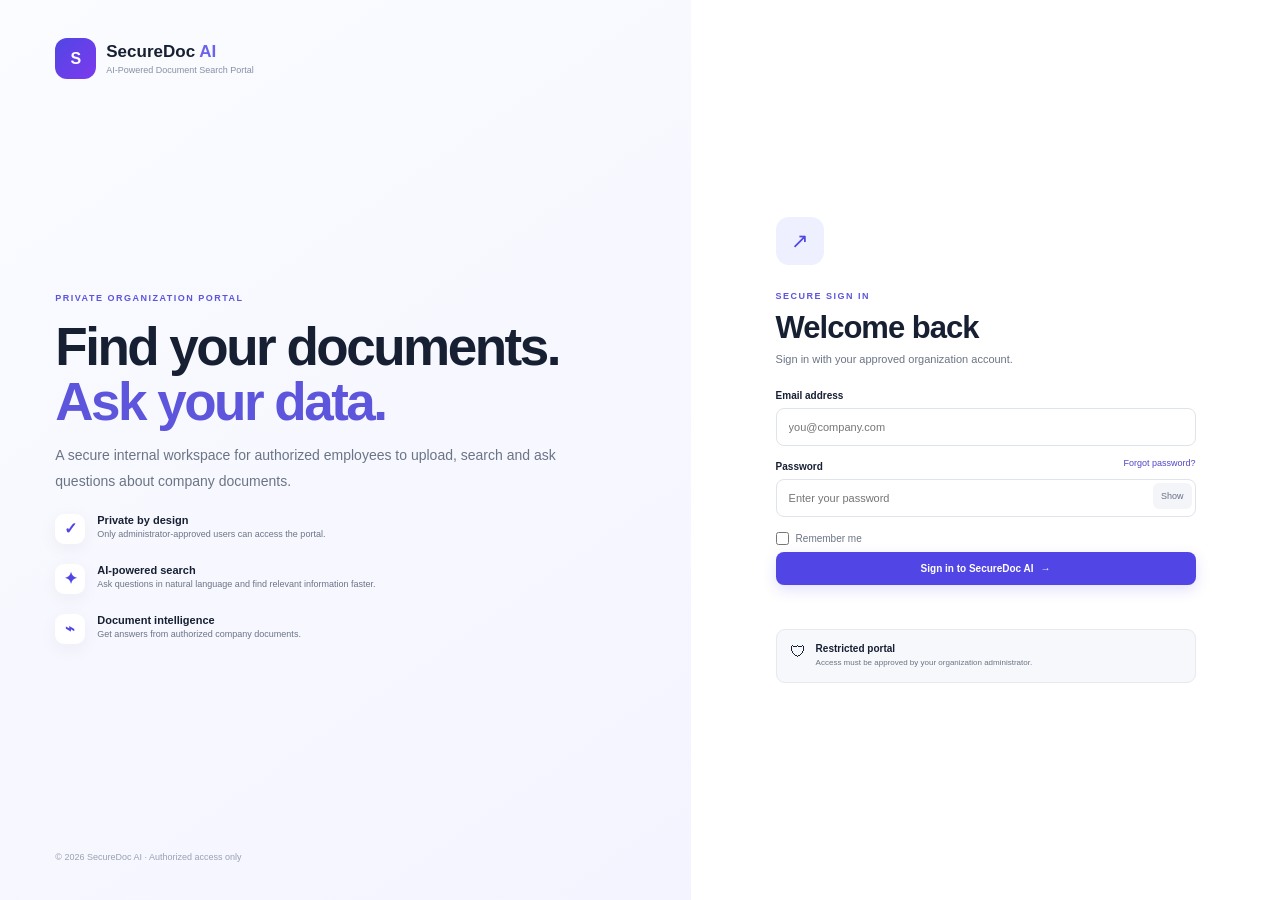
<file: index.html>
<!DOCTYPE html>
<html lang="en">
<head>
    <meta charset="UTF-8">
    <meta name="viewport" content="width=device-width, initial-scale=1.0">

    <title>SecureDoc AI | Secure Document Portal</title>

    <link rel="stylesheet" href="css/style.css">
</head>

<body class="login-body">

<div class="login-layout">

    <!-- LEFT SIDE -->
    <section class="login-brand-panel">

        <div class="brand">
            <span class="logo">S</span>

            <div>
                <b>SecureDoc <i>AI</i></b>
                <small>AI-Powered Document Search Portal</small>
            </div>
        </div>

        <div class="hero-copy">

            <span class="eyebrow">
                PRIVATE ORGANIZATION PORTAL
            </span>

            <h1>
                Find your documents.
                <br>
                <span>Ask your data.</span>
            </h1>

            <p>
                A secure internal workspace for authorized employees
                to upload, search and ask questions about company
                documents.
            </p>

            <div class="feature">
                <b>✓</b>

                <div>
                    <strong>Private by design</strong>
                    <small>
                        Only administrator-approved users can access
                        the portal.
                    </small>
                </div>
            </div>

            <div class="feature">
                <b>✦</b>

                <div>
                    <strong>AI-powered search</strong>

                    <small>
                        Ask questions in natural language and find
                        relevant information faster.
                    </small>
                </div>
            </div>

            <div class="feature">
                <b>⌁</b>

                <div>
                    <strong>Document intelligence</strong>

                    <small>
                        Get answers from authorized company documents.
                    </small>
                </div>
            </div>

        </div>

        <small class="copyright">
            © 2026 SecureDoc AI · Authorized access only
        </small>

    </section>


    <!-- RIGHT SIDE -->
    <section class="login-panel">

        <div class="login-card">

            <div class="mobile-brand brand">
                <span class="logo">S</span>
                <b>SecureDoc <i>AI</i></b>
            </div>

            <div class="login-mark">
                ↗
            </div>

            <span class="eyebrow">
                SECURE SIGN IN
            </span>

            <h2>Welcome back</h2>

            <p>
                Sign in with your approved organization account.
            </p>


            <form id="loginForm">

                <label>Email address</label>

                <input
                    id="email"
                    type="email"
                    placeholder="you@company.com"
                    required
                >


                <div class="label-row">

                    <label>Password</label>

                    <a href="#" id="forgot">
                        Forgot password?
                    </a>

                </div>


                <div class="password-box">

                    <input
                        id="password"
                        type="password"
                        placeholder="Enter your password"
                        required
                    >

                    <button
                        type="button"
                        id="showPassword"
                    >
                        Show
                    </button>

                </div>


                <label class="check">

                    <input type="checkbox">

                    Remember me

                </label>


                <button
                    class="btn primary full"
                    type="submit"
                >
                    Sign in to SecureDoc AI
                    <span>→</span>
                </button>


                <div id="loginMsg" class="message"></div>

            </form>


            <div class="restricted">

                <span>🛡</span>

                <div>

                    <b>Restricted portal</b>

                    <small>
                        Access must be approved by your organization
                        administrator.
                    </small>

                </div>

            </div>

        </div>

    </section>

</div>


<script src="js/app.js"></script>

</body>
</html>
</file>
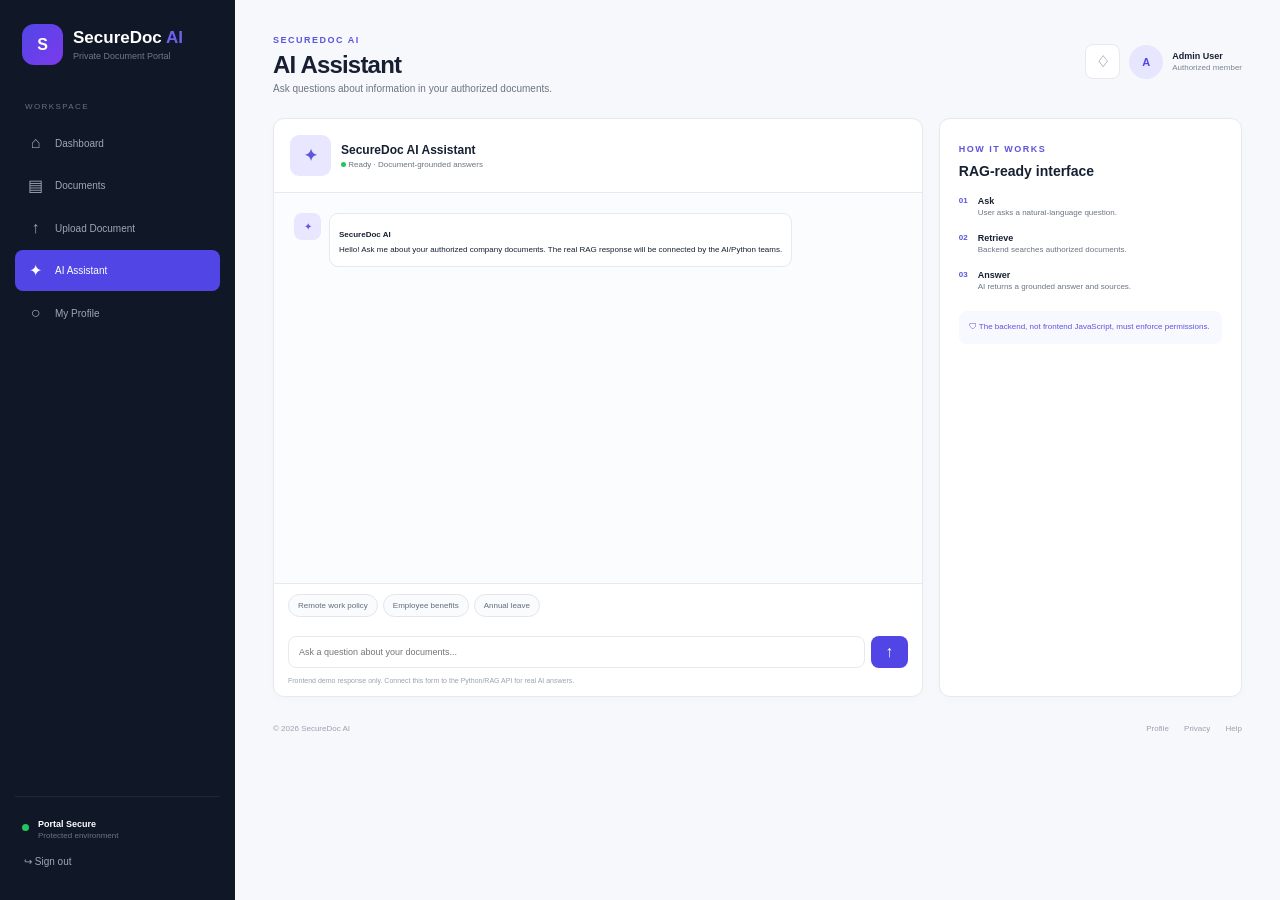
<file: assistant.html>
<!DOCTYPE html>
<html lang="en">

<head>

<meta charset="UTF-8">
<meta name="viewport" content="width=device-width, initial-scale=1.0">

<title>SecureDoc AI | AI Assistant</title>

<link rel="stylesheet" href="css/style.css">

</head>


<body>

<div class="app">

<aside class="sidebar">

    <a class="brand side-brand" href="dashboard.html">

        <span class="logo">S</span>

        <div>
            <b>SecureDoc <i>AI</i></b>
            <small>Private Document Portal</small>
        </div>

    </a>


    <small class="section-label">
        WORKSPACE
    </small>


    <nav>

        <a class="nav" href="dashboard.html">
            <span>⌂</span>
            Dashboard
        </a>

        <a class="nav" href="documents.html">
            <span>▤</span>
            Documents
        </a>

        <a class="nav" href="upload.html">
            <span>↑</span>
            Upload Document
        </a>

        <a class="nav active" href="assistant.html">
            <span>✦</span>
            AI Assistant
        </a>

        <a class="nav" href="profile.html">
            <span>○</span>
            My Profile
        </a>

    </nav>


    <div class="side-bottom">

        <div class="secure">

            <i></i>

            <div>
                <b>Portal Secure</b>
                <small>Protected environment</small>
            </div>

        </div>

        <button id="logout">
            ↪ Sign out
        </button>

    </div>

</aside>


<main class="main">

<header class="topbar">

    <div>

        <span class="eyebrow">
            SECUREDOC AI
        </span>

        <h1>
            AI Assistant
        </h1>

        <p>
            Ask questions about information in your authorized documents.
        </p>

    </div>


    <div class="top-user">

        <button id="bell">
            ♢
        </button>

        <span class="avatar">
            A
        </span>

        <div>
            <b>Admin User</b>
            <small>Authorized member</small>
        </div>

    </div>

</header>


<div class="assistant-layout">


<section class="panel chat-panel">

    <div class="chat-head">

        <span class="ai-avatar big">
            ✦
        </span>

        <div>

            <h3>
                SecureDoc AI Assistant
            </h3>

            <p>
                <i></i>
                Ready · Document-grounded answers
            </p>

        </div>

    </div>


    <div id="messages" class="messages">

        <div class="msg ai">

            <span>
                ✦
            </span>

            <div>

                <b>
                    SecureDoc AI
                </b>

                <p>
                    Hello! Ask me about your authorized company
                    documents. The real RAG response will be connected
                    by the AI/Python teams.
                </p>

            </div>

        </div>

    </div>


    <div class="question-chips">

        <button data-q="What is the remote work policy?">
            Remote work policy
        </button>

        <button data-q="What are the employee benefits?">
            Employee benefits
        </button>

        <button data-q="Find the annual leave policy">
            Annual leave
        </button>

    </div>


    <form id="chatForm" class="chat-form">

        <input
            id="chatInput"
            placeholder="Ask a question about your documents..."
        >

        <button>
            ↑
        </button>

    </form>


    <small class="disclaimer">
        Frontend demo response only. Connect this form to the
        Python/RAG API for real AI answers.
    </small>

</section>


<aside class="panel how">

    <span class="eyebrow">
        HOW IT WORKS
    </span>

    <h3>
        RAG-ready interface
    </h3>


    <div>

        <b>01</b>

        <span>

            <strong>
                Ask
            </strong>

            <small>
                User asks a natural-language question.
            </small>

        </span>

    </div>


    <div>

        <b>02</b>

        <span>

            <strong>
                Retrieve
            </strong>

            <small>
                Backend searches authorized documents.
            </small>

        </span>

    </div>


    <div>

        <b>03</b>

        <span>

            <strong>
                Answer
            </strong>

            <small>
                AI returns a grounded answer and sources.
            </small>

        </span>

    </div>


    <p class="security-callout">

        🛡 The backend, not frontend JavaScript,
        must enforce permissions.

    </p>

</aside>

</div>


<footer>

    <span>
        © 2026 SecureDoc AI
    </span>

    <span>

        <a href="profile.html">
            Profile
        </a>

        <a href="profile.html#privacy">
            Privacy
        </a>

        <a href="profile.html#help">
            Help
        </a>

    </span>

</footer>


</main>

</div>


<div id="toast" class="toast"></div>

<script src="js/app.js"></script>

</body>
</html>
</file>
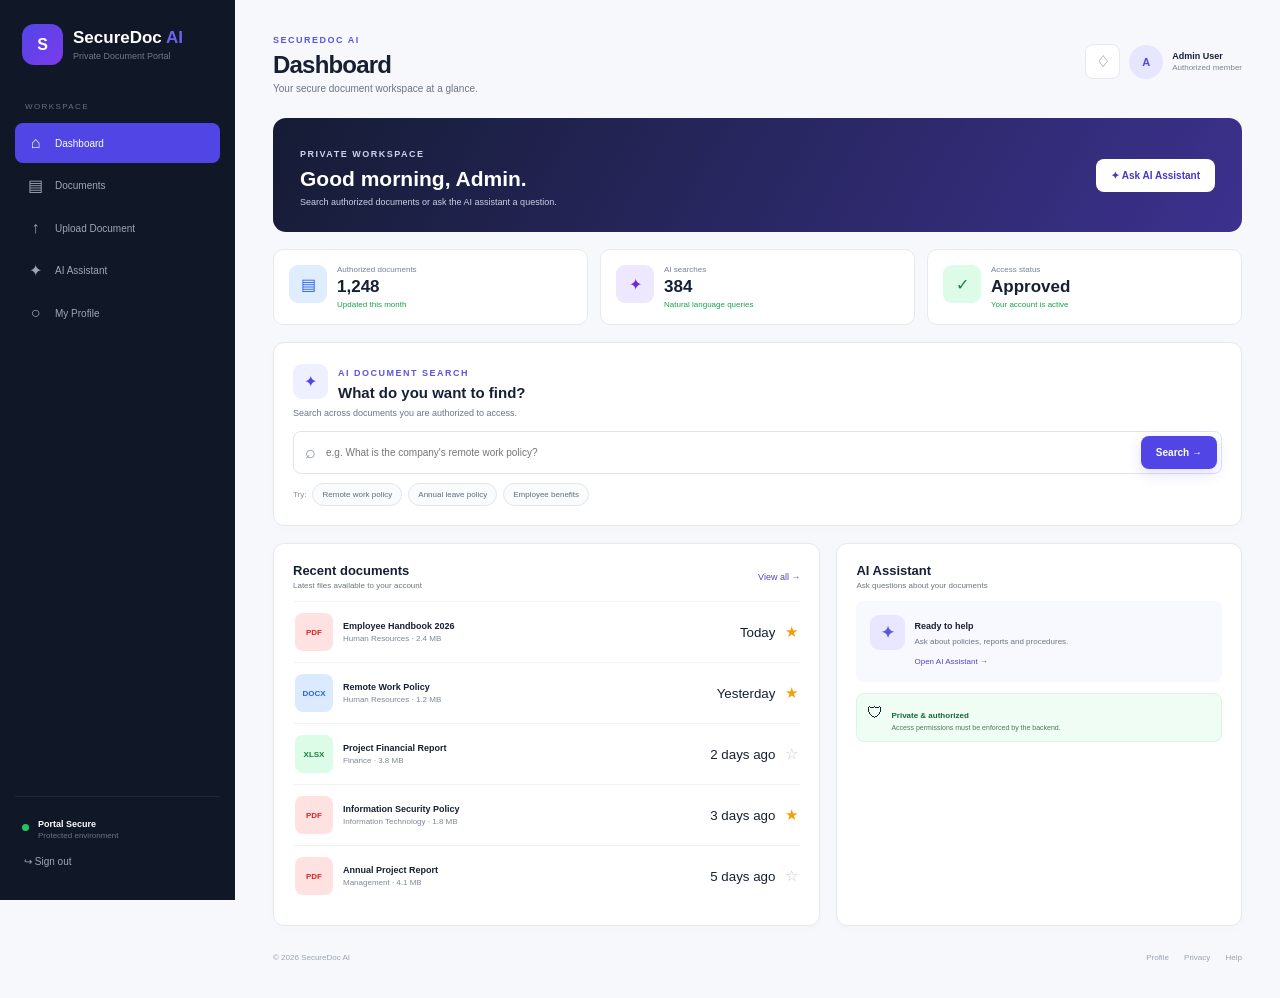
<file: dashboard.html>
<!DOCTYPE html>
<html lang="en">

<head>

<meta charset="UTF-8">
<meta name="viewport" content="width=device-width, initial-scale=1.0">

<title>SecureDoc AI | Dashboard</title>

<link rel="stylesheet" href="css/style.css">

</head>


<body>

<div class="app">

<!-- SIDEBAR -->

<aside class="sidebar">

    <a class="brand side-brand" href="dashboard.html">

        <span class="logo">S</span>

        <div>
            <b>SecureDoc <i>AI</i></b>
            <small>Private Document Portal</small>
        </div>

    </a>


    <small class="section-label">
        WORKSPACE
    </small>


    <nav>

        <a class="nav active" href="dashboard.html">
            <span>⌂</span>
            Dashboard
        </a>

        <a class="nav" href="documents.html">
            <span>▤</span>
            Documents
        </a>

        <a class="nav" href="upload.html">
            <span>↑</span>
            Upload Document
        </a>

        <a class="nav" href="assistant.html">
            <span>✦</span>
            AI Assistant
        </a>

        <a class="nav" href="profile.html">
            <span>○</span>
            My Profile
        </a>

    </nav>


    <div class="side-bottom">

        <div class="secure">

            <i></i>

            <div>

                <b>Portal Secure</b>

                <small>
                    Protected environment
                </small>

            </div>

        </div>

        <button id="logout">
            ↪ Sign out
        </button>

    </div>

</aside>


<!-- MAIN -->

<main class="main">

<header class="topbar">

    <div>

        <span class="eyebrow">
            SECUREDOC AI
        </span>

        <h1>Dashboard</h1>

        <p>
            Your secure document workspace at a glance.
        </p>

    </div>


    <div class="top-user">

        <button id="bell">
            ♢
        </button>

        <span class="avatar">
            A
        </span>

        <div>

            <b>Admin User</b>

            <small>
                Authorized member
            </small>

        </div>

    </div>

</header>


<section class="welcome">

    <div>

        <span class="eyebrow light">
            PRIVATE WORKSPACE
        </span>

        <h2>
            Good morning, Admin.
        </h2>

        <p>
            Search authorized documents or ask the AI assistant
            a question.
        </p>

    </div>

    <a
        href="assistant.html"
        class="btn white"
    >
        ✦ Ask AI Assistant
    </a>

</section>


<section class="stats">

    <div class="stat">

        <span class="stat-icon blue">
            ▤
        </span>

        <div>

            <small>
                Authorized documents
            </small>

            <strong>
                1,248
            </strong>

            <em>
                Updated this month
            </em>

        </div>

    </div>


    <div class="stat">

        <span class="stat-icon purple">
            ✦
        </span>

        <div>

            <small>
                AI searches
            </small>

            <strong>
                384
            </strong>

            <em>
                Natural language queries
            </em>

        </div>

    </div>


    <div class="stat">

        <span class="stat-icon green">
            ✓
        </span>

        <div>

            <small>
                Access status
            </small>

            <strong>
                Approved
            </strong>

            <em>
                Your account is active
            </em>

        </div>

    </div>

</section>


<section class="panel ai-search">

    <div class="title-row">

        <span class="sparkle">
            ✦
        </span>

        <div>

            <span class="eyebrow">
                AI DOCUMENT SEARCH
            </span>

            <h3>
                What do you want to find?
            </h3>

        </div>

    </div>


    <p>
        Search across documents you are authorized to access.
    </p>


    <div class="search-box">

        <span>⌕</span>

        <input
            id="quickSearch"
            placeholder="e.g. What is the company's remote work policy?"
        >

        <button
            id="quickSearchBtn"
            class="btn primary"
        >
            Search →
        </button>

    </div>


    <div class="chips">

        <span>Try:</span>

        <button data-query="Remote work policy">
            Remote work policy
        </button>

        <button data-query="Annual leave policy">
            Annual leave policy
        </button>

        <button data-query="Employee benefits">
            Employee benefits
        </button>

    </div>

</section>


<div class="grid-2">

<section class="panel">

    <div class="panel-head">

        <div>

            <h3>
                Recent documents
            </h3>

            <p>
                Latest files available to your account
            </p>

        </div>

        <a href="documents.html">
            View all →
        </a>

    </div>

    <div id="recentDocs"></div>

</section>


<section class="panel">

    <div class="panel-head">

        <div>

            <h3>
                AI Assistant
            </h3>

            <p>
                Ask questions about your documents
            </p>

        </div>

    </div>


    <div class="assistant-card">

        <span class="ai-avatar">
            ✦
        </span>

        <div>

            <b>
                Ready to help
            </b>

            <p>
                Ask about policies, reports and procedures.
            </p>

            <a href="assistant.html">
                Open AI Assistant →
            </a>

        </div>

    </div>


    <div class="safe-note">

        🛡

        <div>

            <b>
                Private & authorized
            </b>

            <small>
                Access permissions must be enforced by the backend.
            </small>

        </div>

    </div>

</section>

</div>


<footer>

    <span>
        © 2026 SecureDoc AI
    </span>

    <span>

        <a href="profile.html">
            Profile
        </a>

        <a href="profile.html#privacy">
            Privacy
        </a>

        <a href="profile.html#help">
            Help
        </a>

    </span>

</footer>


</main>

</div>


<div id="toast" class="toast"></div>

<script src="js/app.js"></script>

</body>
</html>
</file>
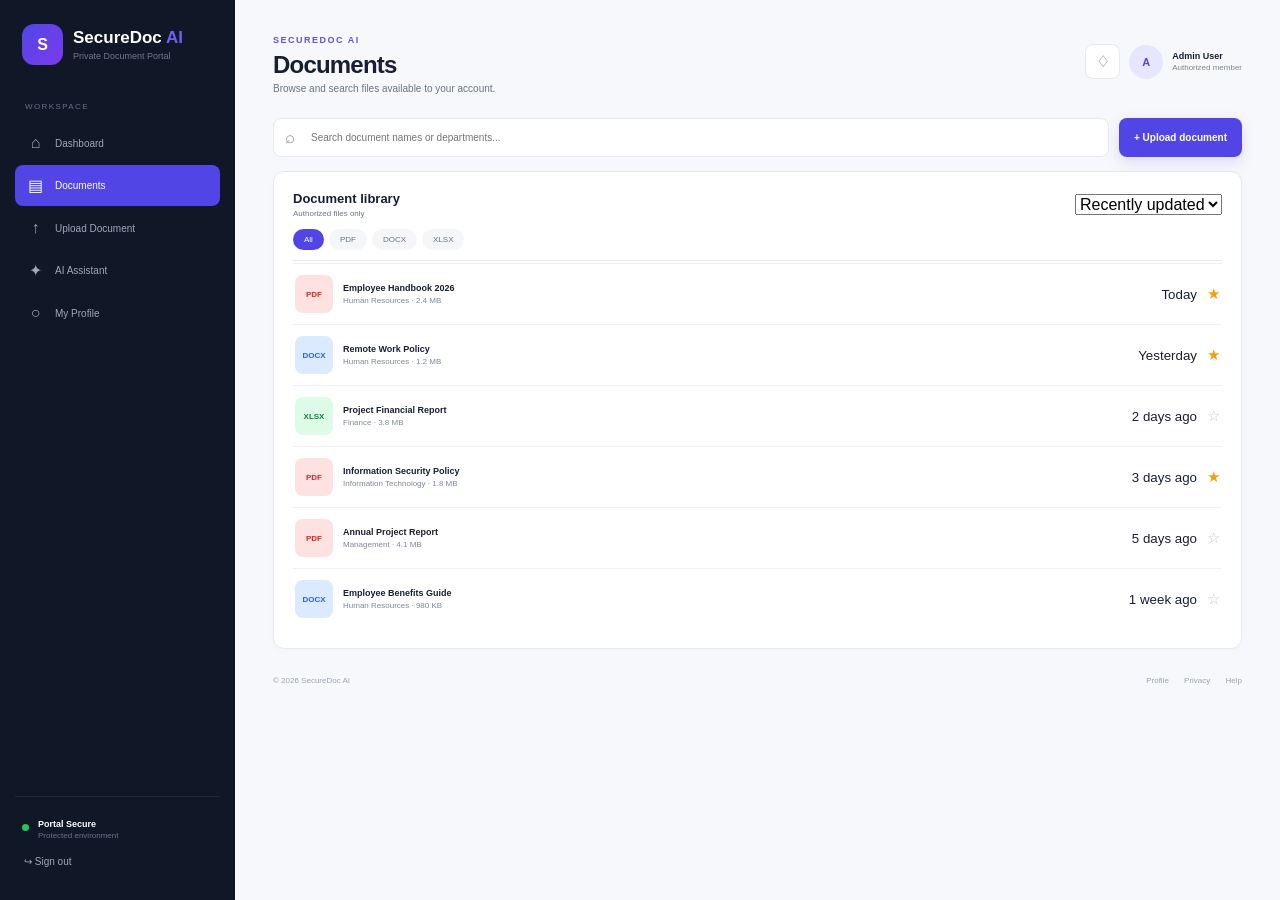
<file: documents.html>
<!DOCTYPE html>
<html lang="en">

<head>

<meta charset="UTF-8">
<meta name="viewport" content="width=device-width, initial-scale=1.0">

<title>SecureDoc AI | Documents</title>

<link rel="stylesheet" href="css/style.css">

</head>


<body>

<div class="app">

<aside class="sidebar">

    <a class="brand side-brand" href="dashboard.html">

        <span class="logo">S</span>

        <div>
            <b>SecureDoc <i>AI</i></b>
            <small>Private Document Portal</small>
        </div>

    </a>


    <small class="section-label">
        WORKSPACE
    </small>


    <nav>

        <a class="nav" href="dashboard.html">
            <span>⌂</span>
            Dashboard
        </a>

        <a class="nav active" href="documents.html">
            <span>▤</span>
            Documents
        </a>

        <a class="nav" href="upload.html">
            <span>↑</span>
            Upload Document
        </a>

        <a class="nav" href="assistant.html">
            <span>✦</span>
            AI Assistant
        </a>

        <a class="nav" href="profile.html">
            <span>○</span>
            My Profile
        </a>

    </nav>

    <div class="side-bottom">

        <div class="secure">

            <i></i>

            <div>

                <b>Portal Secure</b>

                <small>
                    Protected environment
                </small>

            </div>

        </div>

        <button id="logout">
            ↪ Sign out
        </button>

    </div>

</aside>


<main class="main">

<header class="topbar">

    <div>

        <span class="eyebrow">
            SECUREDOC AI
        </span>

        <h1>
            Documents
        </h1>

        <p>
            Browse and search files available to your account.
        </p>

    </div>


    <div class="top-user">

        <button id="bell">
            ♢
        </button>

        <span class="avatar">
            A
        </span>

        <div>

            <b>Admin User</b>

            <small>
                Authorized member
            </small>

        </div>

    </div>

</header>


<div class="toolbar">

    <div class="field-search">

        <span>⌕</span>

        <input
            id="docSearch"
            placeholder="Search document names or departments..."
        >

    </div>


    <a
        class="btn primary"
        href="upload.html"
    >
        + Upload document
    </a>

</div>


<section class="panel">

    <div class="panel-head">

        <div>

            <h3>
                Document library
            </h3>

            <p id="count">
                Authorized files only
            </p>

        </div>


        <select id="sort">

            <option>
                Recently updated
            </option>

            <option>
                Name A-Z
            </option>

            <option>
                File type
            </option>

        </select>

    </div>


    <div class="tabs">

        <button
            class="active"
            data-type="all"
        >
            All
        </button>

        <button data-type="pdf">
            PDF
        </button>

        <button data-type="docx">
            DOCX
        </button>

        <button data-type="xlsx">
            XLSX
        </button>

    </div>


    <div id="library"></div>

</section>


<footer>

    <span>
        © 2026 SecureDoc AI
    </span>

    <span>

        <a href="profile.html">
            Profile
        </a>

        <a href="profile.html#privacy">
            Privacy
        </a>

        <a href="profile.html#help">
            Help
        </a>

    </span>

</footer>


</main>

</div>


<div id="toast" class="toast"></div>

<script src="js/app.js"></script>

</body>
</html>
</file>
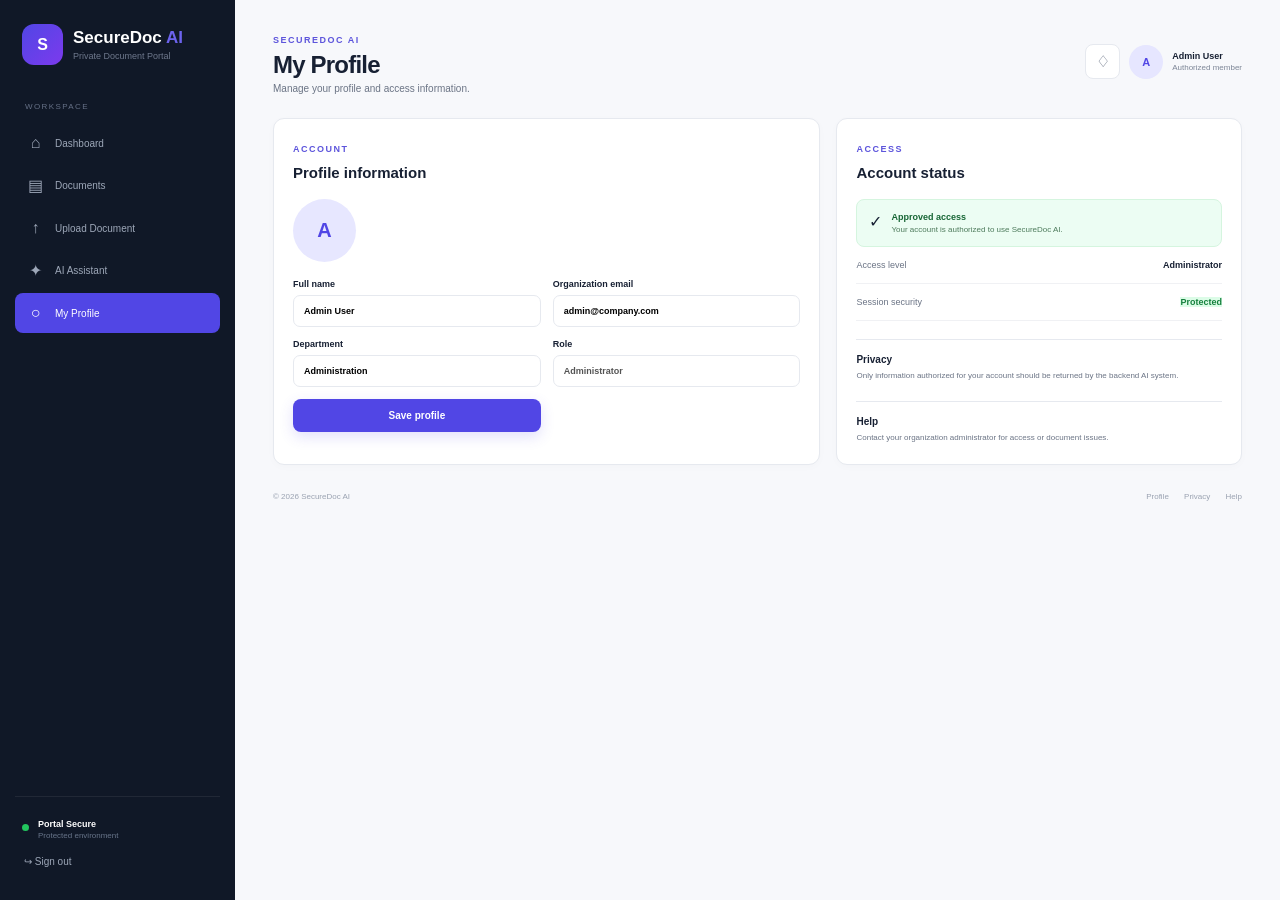
<file: profile.html>
<!DOCTYPE html>
<html lang="en">

<head>

<meta charset="UTF-8">
<meta name="viewport" content="width=device-width, initial-scale=1.0">

<title>SecureDoc AI | Profile</title>

<link rel="stylesheet" href="css/style.css">

</head>


<body>

<div class="app">

<aside class="sidebar">

    <a class="brand side-brand" href="dashboard.html">

        <span class="logo">S</span>

        <div>
            <b>SecureDoc <i>AI</i></b>
            <small>Private Document Portal</small>
        </div>

    </a>


    <small class="section-label">
        WORKSPACE
    </small>


    <nav>

        <a class="nav" href="dashboard.html">
            <span>⌂</span>
            Dashboard
        </a>

        <a class="nav" href="documents.html">
            <span>▤</span>
            Documents
        </a>

        <a class="nav" href="upload.html">
            <span>↑</span>
            Upload Document
        </a>

        <a class="nav" href="assistant.html">
            <span>✦</span>
            AI Assistant
        </a>

        <a class="nav active" href="profile.html">
            <span>○</span>
            My Profile
        </a>

    </nav>


    <div class="side-bottom">

        <div class="secure">

            <i></i>

            <div>

                <b>Portal Secure</b>

                <small>
                    Protected environment
                </small>

            </div>

        </div>

        <button id="logout">
            ↪ Sign out
        </button>

    </div>

</aside>


<main class="main">

<header class="topbar">

    <div>

        <span class="eyebrow">
            SECUREDOC AI
        </span>

        <h1>
            My Profile
        </h1>

        <p>
            Manage your profile and access information.
        </p>

    </div>


    <div class="top-user">

        <button id="bell">
            ♢
        </button>

        <span class="avatar">
            A
        </span>

        <div>
            <b>Admin User</b>
            <small>Authorized member</small>
        </div>

    </div>

</header>


<div class="grid-2">


<section class="panel">

    <span class="eyebrow">
        ACCOUNT
    </span>

    <h3 class="side-title">
        Profile information
    </h3>


    <div class="profile-avatar">
        A
    </div>


    <form id="profileForm" class="form-grid">

        <label>

            Full name

            <input value="Admin User">

        </label>


        <label>

            Organization email

            <input value="admin@company.com">

        </label>


        <label>

            Department

            <input value="Administration">

        </label>


        <label>

            Role

            <input
                value="Administrator"
                disabled
            >

        </label>


        <button class="btn primary">
            Save profile
        </button>

    </form>

</section>


<section class="panel">

    <span class="eyebrow">
        ACCESS
    </span>

    <h3 class="side-title">
        Account status
    </h3>


    <div class="approved">

        ✓

        <div>

            <b>
                Approved access
            </b>

            <small>
                Your account is authorized to use SecureDoc AI.
            </small>

        </div>

    </div>


    <div class="info">

        <span>
            Access level
        </span>

        <b>
            Administrator
        </b>

    </div>


    <div class="info">

        <span>
            Session security
        </span>

        <b class="green">
            Protected
        </b>

    </div>


    <div id="privacy" class="profile-section">

        <h3>
            Privacy
        </h3>

        <p>
            Only information authorized for your account should
            be returned by the backend AI system.
        </p>

    </div>


    <div id="help" class="profile-section">

        <h3>
            Help
        </h3>

        <p>
            Contact your organization administrator for access
            or document issues.
        </p>

    </div>

</section>

</div>


<footer>

    <span>
        © 2026 SecureDoc AI
    </span>

    <span>

        <a href="profile.html">
            Profile
        </a>

        <a href="#privacy">
            Privacy
        </a>

        <a href="#help">
            Help
        </a>

    </span>

</footer>


</main>

</div>


<div id="toast" class="toast"></div>

<script src="js/app.js"></script>

</body>
</html>
</file>
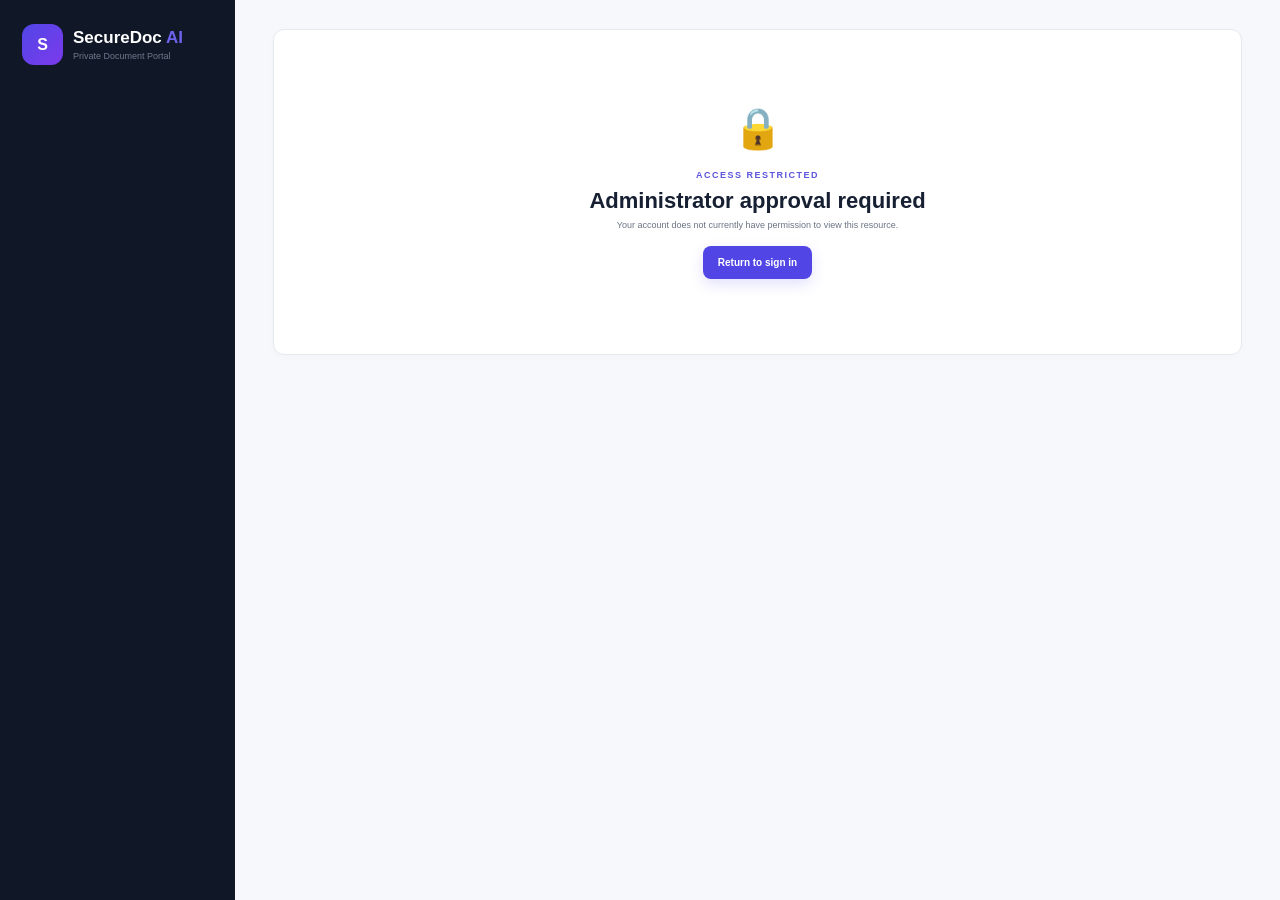
<file: restricted.html>
<!DOCTYPE html>
<html lang="en">

<head>

<meta charset="UTF-8">
<meta name="viewport" content="width=device-width, initial-scale=1.0">

<title>SecureDoc AI | Access Restricted</title>

<link rel="stylesheet" href="css/style.css">

</head>


<body>

<div class="app">

<aside class="sidebar">

    <a class="brand side-brand" href="dashboard.html">

        <span class="logo">S</span>

        <div>
            <b>SecureDoc <i>AI</i></b>
            <small>Private Document Portal</small>
        </div>

    </a>

</aside>


<main class="main">

<section class="panel empty">

    <div class="lock">
        🔒
    </div>

    <span class="eyebrow">
        ACCESS RESTRICTED
    </span>

    <h2>
        Administrator approval required
    </h2>

    <p>
        Your account does not currently have permission
        to view this resource.
    </p>

    <a
        class="btn primary"
        href="index.html"
    >
        Return to sign in
    </a>

</section>

</main>

</div>

</body>
</html>
</file>
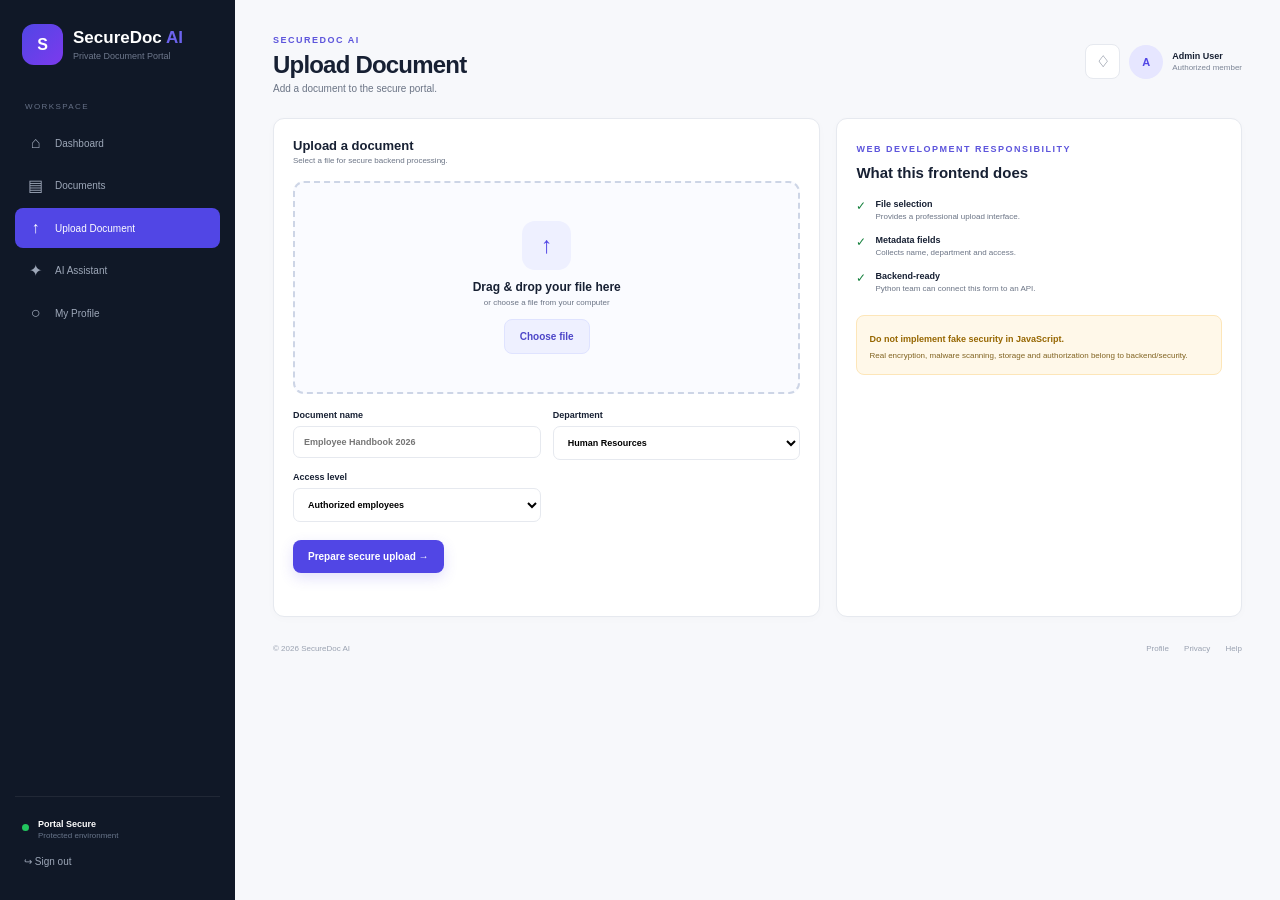
<file: upload.html>
<!DOCTYPE html>
<html lang="en">

<head>

<meta charset="UTF-8">
<meta name="viewport" content="width=device-width, initial-scale=1.0">

<title>SecureDoc AI | Upload</title>

<link rel="stylesheet" href="css/style.css">

</head>


<body>

<div class="app">

<aside class="sidebar">

    <a class="brand side-brand" href="dashboard.html">

        <span class="logo">S</span>

        <div>
            <b>SecureDoc <i>AI</i></b>
            <small>Private Document Portal</small>
        </div>

    </a>


    <small class="section-label">
        WORKSPACE
    </small>


    <nav>

        <a class="nav" href="dashboard.html">
            <span>⌂</span>
            Dashboard
        </a>

        <a class="nav" href="documents.html">
            <span>▤</span>
            Documents
        </a>

        <a class="nav active" href="upload.html">
            <span>↑</span>
            Upload Document
        </a>

        <a class="nav" href="assistant.html">
            <span>✦</span>
            AI Assistant
        </a>

        <a class="nav" href="profile.html">
            <span>○</span>
            My Profile
        </a>

    </nav>


    <div class="side-bottom">

        <div class="secure">

            <i></i>

            <div>
                <b>Portal Secure</b>
                <small>Protected environment</small>
            </div>

        </div>

        <button id="logout">
            ↪ Sign out
        </button>

    </div>

</aside>


<main class="main">

<header class="topbar">

    <div>

        <span class="eyebrow">
            SECUREDOC AI
        </span>

        <h1>
            Upload Document
        </h1>

        <p>
            Add a document to the secure portal.
        </p>

    </div>


    <div class="top-user">

        <button id="bell">
            ♢
        </button>

        <span class="avatar">
            A
        </span>

        <div>
            <b>Admin User</b>
            <small>Authorized member</small>
        </div>

    </div>

</header>


<div class="grid-2 upload-layout">

<section class="panel">

    <div class="panel-head">

        <div>

            <h3>
                Upload a document
            </h3>

            <p>
                Select a file for secure backend processing.
            </p>

        </div>

    </div>


    <div id="dropZone" class="drop-zone">

        <div class="upload-icon">
            ↑
        </div>

        <h3>
            Drag & drop your file here
        </h3>

        <p>
            or choose a file from your computer
        </p>


        <button
            id="choose"
            class="btn secondary"
        >
            Choose file
        </button>


        <input
            id="file"
            type="file"
            hidden
            accept=".pdf,.doc,.docx,.xls,.xlsx,.txt"
        >


        <div id="selected"></div>

    </div>


    <div class="form-grid">

        <label>

            Document name

            <input
                id="fileName"
                placeholder="Employee Handbook 2026"
            >

        </label>


        <label>

            Department

            <select>

                <option>
                    Human Resources
                </option>

                <option>
                    Finance
                </option>

                <option>
                    Information Technology
                </option>

                <option>
                    Management
                </option>

            </select>

        </label>


        <label>

            Access level

            <select>

                <option>
                    Authorized employees
                </option>

                <option>
                    Department only
                </option>

                <option>
                    Restricted
                </option>

            </select>

        </label>

    </div>


    <br>


    <button
        id="uploadBtn"
        class="btn primary"
    >
        Prepare secure upload →
    </button>


    <div id="uploadMsg" class="message"></div>

</section>


<section class="panel">

    <span class="eyebrow">
        WEB DEVELOPMENT RESPONSIBILITY
    </span>

    <h3 class="side-title">
        What this frontend does
    </h3>


    <div class="checklist">

        <div>

            ✓

            <span>

                <b>
                    File selection
                </b>

                <small>
                    Provides a professional upload interface.
                </small>

            </span>

        </div>


        <div>

            ✓

            <span>

                <b>
                    Metadata fields
                </b>

                <small>
                    Collects name, department and access.
                </small>

            </span>

        </div>


        <div>

            ✓

            <span>

                <b>
                    Backend-ready
                </b>

                <small>
                    Python team can connect this form to an API.
                </small>

            </span>

        </div>

    </div>


    <div class="warning">

        <b>
            Do not implement fake security in JavaScript.
        </b>

        <p>
            Real encryption, malware scanning, storage and
            authorization belong to backend/security.
        </p>

    </div>

</section>

</div>


<footer>

    <span>
        © 2026 SecureDoc AI
    </span>

    <span>

        <a href="profile.html">
            Profile
        </a>

        <a href="profile.html#privacy">
            Privacy
        </a>

        <a href="profile.html#help">
            Help
        </a>

    </span>

</footer>


</main>

</div>


<div id="toast" class="toast"></div>

<script src="js/app.js"></script>

</body>
</html>
</file>
<file: css/style.css>
:root {
    --navy: #0f172a;
    --ink: #172033;
    --muted: #6b7485;
    --line: #e6e9ef;
    --bg: #f7f8fb;
    --white: #ffffff;
    --primary: #5146e5;
    --purple: #7c3aed;
    --green: #16a34a;
}

* {
    box-sizing: border-box;
    margin: 0;
    padding: 0;
}

body {
    font-family: Inter, "Segoe UI", Arial, sans-serif;
    background: var(--bg);
    color: var(--ink);
}

a {
    text-decoration: none;
    color: inherit;
}

button,
input,
select {
    font: inherit;
}

button {
    cursor: pointer;
}


/* BRAND */

.brand {
    display: flex;
    align-items: center;
    gap: 10px;
}

.logo {
    width: 41px;
    height: 41px;
    display: grid;
    place-items: center;
    border-radius: 12px;
    background: linear-gradient(
        135deg,
        #5146e5,
        #7c3aed
    );
    color: white;
    font-weight: 900;
}

.brand b {
    font-size: 17px;
}

.brand i {
    font-style: normal;
    color: #6c63ed;
}

.brand small {
    display: block;
    color: #8790a2;
    font-size: 9px;
    margin-top: 3px;
}


/* LABELS */

.eyebrow {
    font-size: 9px;
    font-weight: 800;
    letter-spacing: 1.5px;
    color: #5d55dc;
}

.eyebrow.light {
    color: #cdd2ee;
}


/* BUTTONS */

.btn {
    display: inline-flex;
    align-items: center;
    justify-content: center;
    gap: 7px;

    border: 0;
    border-radius: 8px;

    padding: 11px 15px;

    font-size: 10px;
    font-weight: 750;
}

.btn.primary {
    background: var(--primary);
    color: white;
    box-shadow: 0 5px 14px #5146e52b;
}

.btn.primary:hover {
    background: #4338ca;
}

.btn.white {
    background: white;
    color: #4338ca;
}

.btn.secondary {
    background: #eef0ff;
    color: #4d46c8;
    border: 1px solid #dfe3ff;
}


/* LOGIN */

.login-body {
    background: white;
}

.login-layout {
    min-height: 100vh;
    display: grid;
    grid-template-columns: 1.08fr .92fr;
}

.login-brand-panel {
    padding: 38px 8%;
    display: flex;
    flex-direction: column;
    background: linear-gradient(
        145deg,
        #fbfcff,
        #f3f4ff
    );
}

.hero-copy {
    margin: auto 0;
    max-width: 600px;
}

.hero-copy h1 {
    font-size: 53px;
    line-height: 1.04;
    letter-spacing: -2.5px;
    margin: 14px 0;
}

.hero-copy h1 span {
    color: #5d55dc;
}

.hero-copy > p {
    font-size: 14px;
    color: var(--muted);
    line-height: 1.8;
    max-width: 540px;
}

.feature {
    display: flex;
    gap: 12px;
    margin-top: 20px;
}

.feature > b {
    width: 30px;
    height: 30px;

    display: grid;
    place-items: center;

    background: white;
    color: #5146e5;

    border-radius: 9px;

    box-shadow: 0 5px 18px #1018280d;
}

.feature strong,
.feature small {
    display: block;
}

.feature strong {
    font-size: 11px;
}

.feature small {
    font-size: 9px;
    color: var(--muted);
    margin-top: 3px;
}

.copyright {
    font-size: 9px;
    color: #9aa2b1;
}

.login-panel {
    display: grid;
    place-items: center;
    padding: 30px;
}

.login-card {
    width: min(420px, 100%);
}

.mobile-brand {
    display: none;
}

.login-mark {
    width: 48px;
    height: 48px;

    border-radius: 13px;

    background: #eef0ff;
    color: #5146e5;

    display: grid;
    place-items: center;

    font-size: 21px;

    margin-bottom: 20px;
}

.login-card h2 {
    font-size: 31px;
    letter-spacing: -1px;
    margin: 7px 0;
}

.login-card > p {
    font-size: 11px;
    color: var(--muted);
    margin-bottom: 25px;
}

.login-card label {
    display: block;
    font-size: 10px;
    font-weight: 750;
    margin: 15px 0 7px;
}

.login-card input {
    width: 100%;
    border: 1px solid #dfe3ea;
    border-radius: 8px;
    padding: 12px;
    font-size: 11px;
    outline: 0;
}

.login-card input:focus {
    border-color: #7169eb;
    box-shadow: 0 0 0 3px #efefff;
}

.label-row {
    display: flex;
    justify-content: space-between;
    align-items: center;
}

.label-row a {
    font-size: 9px;
    color: #5146c9;
}

.password-box {
    position: relative;
}

.password-box input {
    padding-right: 55px;
}

.password-box button {
    position: absolute;
    right: 4px;
    top: 4px;

    border: 0;
    background: #f4f5f8;

    border-radius: 6px;

    padding: 8px;

    font-size: 9px;
    color: #667085;
}

.check {
    display: flex !important;
    align-items: center;
    gap: 7px;

    color: var(--muted);
    font-weight: 500 !important;
}

.check input {
    width: auto;
}

.full {
    width: 100%;
}

.message {
    font-size: 9px;
    text-align: center;
    min-height: 15px;
    margin-top: 9px;
}

.restricted {
    display: flex;
    gap: 10px;

    background: #f7f8fb;
    border: 1px solid var(--line);

    padding: 13px;
    border-radius: 9px;

    margin-top: 20px;
}

.restricted b,
.restricted small {
    display: block;
}

.restricted b {
    font-size: 10px;
}

.restricted small {
    font-size: 8px;
    color: var(--muted);
    line-height: 1.5;
    margin-top: 3px;
}


/* APP */

.app {
    min-height: 100vh;
}

.sidebar {
    position: fixed;

    left: 0;
    top: 0;
    bottom: 0;

    width: 235px;

    background: #101827;
    color: white;

    padding: 24px 15px;

    display: flex;
    flex-direction: column;
}

.side-brand {
    padding: 0 7px 27px;
}

.side-brand small {
    color: #6e788c;
}

.section-label {
    color: #657086;
    letter-spacing: 1.4px;
    font-size: 8px;
    padding: 10px;
}

.nav {
    display: flex;
    align-items: center;
    gap: 11px;

    color: #9da7b8;

    padding: 11px 12px;

    border-radius: 8px;

    font-size: 10px;

    margin: 2px 0;
}

.nav span {
    font-size: 16px;
    width: 17px;
    text-align: center;
}

.nav:hover {
    background: #ffffff0d;
    color: white;
}

.nav.active {
    background: #5146e5;
    color: white;
}

.side-bottom {
    margin-top: auto;

    border-top: 1px solid #ffffff12;

    padding-top: 15px;
}

.secure {
    display: flex;
    gap: 9px;
    padding: 7px;
}

.secure i {
    width: 7px;
    height: 7px;

    border-radius: 50%;

    background: #22c55e;

    margin-top: 5px;
}

.secure b,
.secure small {
    display: block;
}

.secure b {
    font-size: 9px;
}

.secure small {
    font-size: 8px;
    color: #68758a;
    margin-top: 2px;
}

.side-bottom button {
    background: none;
    border: 0;
    color: #9da7b8;
    font-size: 10px;
    padding: 9px;
}


/* MAIN */

.main {
    margin-left: 235px;
    padding: 29px 38px;
    min-height: 100vh;
}

.topbar {
    display: flex;
    justify-content: space-between;
    align-items: center;

    margin-bottom: 24px;
}

.topbar h1 {
    font-size: 24px;
    letter-spacing: -.8px;
    margin-top: 4px;
}

.topbar p {
    font-size: 10px;
    color: var(--muted);
    margin-top: 4px;
}

.top-user {
    display: flex;
    align-items: center;
    gap: 9px;
}

.top-user button {
    width: 35px;
    height: 35px;

    border: 1px solid var(--line);
    background: white;

    border-radius: 8px;

    color: #697386;
}

.avatar {
    width: 34px;
    height: 34px;

    border-radius: 50%;

    background: #e6e6ff;
    color: #5146e5;

    display: grid;
    place-items: center;

    font-weight: 800;
    font-size: 11px;
}

.top-user b,
.top-user small {
    display: block;
}

.top-user b {
    font-size: 9px;
}

.top-user small {
    font-size: 8px;
    color: #7c8596;
    margin-top: 2px;
}


/* DASHBOARD */

.welcome {
    display: flex;
    justify-content: space-between;
    align-items: center;

    background: linear-gradient(
        120deg,
        #151c34,
        #3c318e
    );

    color: white;

    padding: 25px 27px;

    border-radius: 13px;

    margin-bottom: 17px;
}

.welcome h2 {
    font-size: 21px;
    margin: 6px 0;
}

.welcome p {
    font-size: 9px;
    color: #cbd1e5;
}

.stats {
    display: grid;
    grid-template-columns: repeat(3, 1fr);
    gap: 12px;

    margin-bottom: 17px;
}

.stat {
    background: white;

    border: 1px solid var(--line);

    border-radius: 10px;

    padding: 15px;

    display: flex;
    gap: 10px;
}

.stat-icon {
    width: 38px;
    height: 38px;

    border-radius: 9px;

    display: grid;
    place-items: center;
}

.blue {
    background: #e0edff;
    color: #2563eb;
}

.purple {
    background: #eee8ff;
    color: #6d28d9;
}

.green {
    background: #dcfce7;
    color: #15803d;
}

.stat small,
.stat strong,
.stat em {
    display: block;
}

.stat small {
    font-size: 8px;
    color: #788193;
}

.stat strong {
    font-size: 17px;
    margin: 3px 0;
}

.stat em {
    font-size: 8px;
    color: #16a34a;
    font-style: normal;
}


/* PANELS */

.panel {
    background: white;

    border: 1px solid var(--line);

    border-radius: 11px;

    padding: 19px;

    box-shadow: 0 2px 8px #10182805;
}

.ai-search {
    margin-bottom: 17px;
}

.title-row {
    display: flex;
    gap: 10px;
    align-items: center;
}

.sparkle {
    width: 35px;
    height: 35px;

    background: #eef0ff;
    color: #5146e5;

    border-radius: 9px;

    display: grid;
    place-items: center;
}

.title-row h3 {
    font-size: 15px;
    margin-top: 4px;
}

.ai-search > p {
    font-size: 9px;
    color: var(--muted);
    margin: 7px 0 13px;
}

.search-box {
    display: flex;
    align-items: center;

    border: 1px solid #dfe3ea;

    border-radius: 8px;

    padding: 4px 4px 4px 11px;
}

.search-box > span {
    font-size: 18px;
    color: #8992a1;
}

.search-box input {
    flex: 1;

    border: 0;
    outline: 0;

    padding: 10px;

    font-size: 10px;
}

.chips {
    display: flex;
    gap: 6px;
    align-items: center;
    flex-wrap: wrap;

    margin-top: 9px;

    font-size: 8px;
    color: #8992a1;
}

.chips button,
.question-chips button {
    border: 1px solid #e1e5ed;

    background: #fafbfc;
    color: #626c7c;

    border-radius: 18px;

    padding: 6px 9px;

    font-size: 8px;
}

.grid-2 {
    display: grid;

    grid-template-columns: 1.35fr 1fr;

    gap: 16px;
}

.panel-head {
    display: flex;
    justify-content: space-between;
    align-items: center;

    margin-bottom: 11px;
}

.panel-head h3 {
    font-size: 13px;
}

.panel-head p {
    font-size: 8px;
    color: var(--muted);
    margin-top: 3px;
}

.panel-head a {
    font-size: 9px;
    color: #5146c9;
}


/* DOCUMENT */

.document {
    display: flex;
    align-items: center;
    gap: 10px;

    border-top: 1px solid #f0f1f4;

    padding: 11px 2px;
}

.file {
    width: 38px;
    height: 38px;

    border-radius: 8px;

    display: grid;
    place-items: center;

    font-size: 8px;
    font-weight: 800;
}

.pdf {
    background: #fee2e2;
    color: #dc2626;
}

.docx {
    background: #dbeafe;
    color: #2563eb;
}

.xlsx {
    background: #dcfce7;
    color: #15803d;
}

.doc-info {
    flex: 1;
}

.doc-info b,
.doc-info small {
    display: block;
}

.doc-info b {
    font-size: 9px;
}

.doc-info small {
    font-size: 8px;
    color: #7e8798;
    margin-top: 3px;
}

.star {
    border: 0;
    background: transparent;
    color: #c1c7d0;
    font-size: 15px;
}

.star.fav {
    color: #f59e0b;
}


/* AI CARD */

.assistant-card {
    display: flex;
    gap: 9px;

    background: #f8f8ff;

    padding: 14px;

    border-radius: 8px;
}

.ai-avatar {
    width: 35px;
    height: 35px;

    border-radius: 9px;

    background: #e9e6ff;
    color: #5d55dc;

    display: grid;
    place-items: center;

    font-weight: 800;
}

.assistant-card b {
    font-size: 9px;
}

.assistant-card p {
    font-size: 8px;
    color: var(--muted);

    margin: 4px 0;
}

.assistant-card a {
    font-size: 8px;
    color: #5146c9;
}

.safe-note {
    display: flex;
    gap: 8px;

    background: #effdf4;

    border: 1px solid #d8f6e1;

    padding: 10px;

    border-radius: 8px;

    margin-top: 11px;
}

.safe-note b {
    font-size: 8px;
    color: #166534;
}

.safe-note small {
    display: block;

    font-size: 7px;
    color: #4d7a5b;

    margin-top: 2px;
}


/* TOOLBAR */

.toolbar {
    display: flex;
    gap: 10px;
    margin-bottom: 14px;
}

.field-search {
    display: flex;
    align-items: center;
    gap: 7px;

    background: white;

    border: 1px solid var(--line);

    border-radius: 8px;

    padding: 4px 11px;

    flex: 1;
}

.field-search span {
    font-size: 17px;
    color: #8992a1;
}

.field-search input {
    flex: 1;

    border: 0;
    outline: 0;

    padding: 9px;

    font-size: 10px;
}

.tabs {
    display: flex;
    gap: 5px;

    border-bottom: 1px solid var(--line);

    padding-bottom: 10px;

    margin-bottom: 2px;
}

.tabs button {
    border: 0;

    background: #f5f6f8;
    color: #687284;

    border-radius: 18px;

    padding: 6px 11px;

    font-size: 8px;
}

.tabs button.active {
    background: #5146e5;
    color: white;
}


/* UPLOAD */

.drop-zone {
    border: 2px dashed #cdd5e6;

    background: #fafbff;

    border-radius: 11px;

    padding: 38px;

    text-align: center;

    margin: 16px 0;
}

.upload-icon {
    width: 49px;
    height: 49px;

    border-radius: 13px;

    background: #eef0ff;
    color: #5146e5;

    display: grid;
    place-items: center;

    margin: auto;

    font-size: 23px;
}

.drop-zone h3 {
    font-size: 12px;
    margin: 10px 0 4px;
}

.drop-zone p {
    font-size: 8px;
    color: var(--muted);
    margin-bottom: 12px;
}

.form-grid {
    display: grid;

    grid-template-columns: 1fr 1fr;

    gap: 12px;
}

.form-grid label {
    font-size: 9px;
    font-weight: 750;
}

.form-grid input,
.form-grid select {
    width: 100%;

    display: block;

    margin-top: 6px;

    border: 1px solid var(--line);

    border-radius: 7px;

    padding: 10px;

    font-size: 9px;

    outline: 0;

    background: white;
}

.warning {
    background: #fff8e9;

    border: 1px solid #fde6b9;

    padding: 12px;

    border-radius: 8px;

    margin-top: 22px;
}

.warning b {
    font-size: 9px;
    color: #966600;
}

.warning p {
    font-size: 8px;

    color: #806321;

    line-height: 1.5;

    margin-top: 4px;
}

.side-title {
    font-size: 15px;
    margin: 8px 0 18px;
}

.checklist {
    display: grid;
    gap: 14px;
}

.checklist > div {
    display: flex;
    gap: 9px;

    color: #15803d;

    font-size: 12px;
}

.checklist b,
.checklist small {
    display: block;
    color: var(--ink);
}

.checklist b {
    font-size: 9px;
}

.checklist small {
    font-size: 8px;

    color: var(--muted);

    font-weight: 400;

    margin-top: 3px;
}


/* CHAT */

.assistant-layout {
    display: grid;

    grid-template-columns: 1.5fr .7fr;

    gap: 16px;
}

.chat-panel {
    padding: 0;
    overflow: hidden;
}

.chat-head {
    display: flex;
    align-items: center;
    gap: 10px;

    padding: 16px;

    border-bottom: 1px solid var(--line);
}

.ai-avatar.big {
    width: 41px;
    height: 41px;
}

.chat-head h3 {
    font-size: 12px;
}

.chat-head p {
    font-size: 8px;
    color: var(--muted);
    margin-top: 3px;
}

.chat-head i {
    display: inline-block;

    width: 5px;
    height: 5px;

    background: #22c55e;

    border-radius: 50%;
}

.messages {
    height: 390px;

    overflow: auto;

    background: #fbfcfe;

    padding: 20px;
}

.msg {
    display: flex;
    gap: 8px;

    max-width: 88%;

    margin-bottom: 16px;
}

.msg.user {
    margin-left: auto;
    flex-direction: row-reverse;
}

.msg > span {
    width: 27px;
    height: 27px;

    flex: none;

    border-radius: 8px;

    background: #e9e6ff;
    color: #5d55dc;

    display: grid;
    place-items: center;

    font-size: 10px;
}

.msg > div {
    background: white;

    border: 1px solid var(--line);

    border-radius: 9px;

    padding: 9px;
}

.msg.user > div {
    background: #5146e5;
    color: white;
    border: 0;
}

.msg b {
    font-size: 8px;
}

.msg p {
    font-size: 8px;

    line-height: 1.6;

    margin-top: 3px;
}

.question-chips {
    padding: 10px 14px;

    border-top: 1px solid var(--line);

    display: flex;

    gap: 5px;

    flex-wrap: wrap;
}

.chat-form {
    display: flex;

    gap: 6px;

    padding: 9px 14px;
}

.chat-form input {
    flex: 1;

    border: 1px solid var(--line);

    border-radius: 8px;

    padding: 10px;

    font-size: 9px;

    outline: 0;
}

.chat-form button {
    width: 37px;

    border: 0;

    border-radius: 8px;

    background: #5146e5;

    color: white;
}

.disclaimer {
    display: block;

    padding: 0 14px 12px;

    color: #9aa2b1;

    font-size: 7px;
}

.how h3 {
    font-size: 14px;

    margin: 7px 0 17px;
}

.how > div {
    display: flex;

    gap: 10px;

    margin: 16px 0;
}

.how > div > b {
    font-size: 8px;

    color: #5d55dc;
}

.how strong,
.how small {
    display: block;
}

.how strong {
    font-size: 9px;
}

.how small {
    font-size: 8px;

    color: var(--muted);

    margin-top: 2px;
}

.security-callout {
    font-size: 8px;

    line-height: 1.6;

    background: #f8f8ff;

    color: #5d55dc;

    padding: 10px;

    border-radius: 8px;

    margin-top: 20px;
}


/* PROFILE */

.profile-avatar {
    width: 63px;
    height: 63px;

    border-radius: 50%;

    background: #e7e7ff;
    color: #5146e5;

    display: grid;
    place-items: center;

    font-size: 20px;

    font-weight: 800;

    margin-bottom: 17px;
}

.approved {
    display: flex;
    gap: 9px;

    background: #ecfdf3;

    border: 1px solid #d5f5df;

    padding: 12px;

    border-radius: 8px;
}

.approved b,
.approved small {
    display: block;
}

.approved b {
    font-size: 9px;
    color: #166534;
}

.approved small {
    font-size: 8px;
    color: #4d7a5b;
    margin-top: 3px;
}

.info {
    display: flex;
    justify-content: space-between;

    border-bottom: 1px solid #f0f1f4;

    padding: 13px 0;

    font-size: 9px;
}

.info span {
    color: var(--muted);
}

.profile-section {
    border-top: 1px solid var(--line);

    margin-top: 18px;

    padding-top: 14px;
}

.profile-section h3 {
    font-size: 10px;
}

.profile-section p {
    font-size: 8px;

    color: var(--muted);

    line-height: 1.6;

    margin-top: 5px;
}


/* RESTRICTED */

.empty {
    text-align: center;

    padding: 75px;
}

.lock {
    font-size: 40px;

    margin-bottom: 12px;
}

.empty h2 {
    font-size: 22px;

    margin: 6px 0;
}

.empty p {
    font-size: 9px;

    color: var(--muted);

    margin-bottom: 16px;
}


/* TOAST */

.toast {
    position: fixed;

    right: 20px;
    bottom: 20px;

    background: #101827;

    color: white;

    padding: 11px 14px;

    border-radius: 8px;

    font-size: 9px;

    opacity: 0;

    transform: translateY(10px);

    transition: .2s;
}

.toast.show {
    opacity: 1;

    transform: translateY(0);
}


/* FOOTER */

footer {
    display: flex;

    justify-content: space-between;

    color: #9aa2b1;

    font-size: 8px;

    margin-top: 27px;

    padding-bottom: 7px;
}

footer a {
    margin-left: 13px;
}


/* RESPONSIVE */

@media(max-width: 950px) {

    .login-layout {
        grid-template-columns: 1fr;
    }

    .login-brand-panel {
        display: none;
    }

    .login-panel {
        min-height: 100vh;
    }

    .grid-2,
    .assistant-layout {
        grid-template-columns: 1fr;
    }

    .stats {
        grid-template-columns: 1fr;
    }

    .sidebar {
        width: 200px;
    }

    .main {
        margin-left: 200px;
    }

}


@media(max-width: 650px) {

    .sidebar {
        width: 58px;
        padding: 15px 7px;
    }

    .side-brand div,
    .section-label {
        display: none;
    }

    .nav {
        justify-content: center;
        font-size: 0;
        padding: 12px;
    }

    .nav span {
        font-size: 18px;
    }

    .secure,
    .side-bottom button {
        display: none;
    }

    .main {
        margin-left: 58px;
        padding: 18px;
    }

    .top-user > div {
        display: none;
    }

    .welcome {
        display: block;
    }

    .welcome .btn {
        margin-top: 14px;
    }

    .form-grid {
        grid-template-columns: 1fr;
    }

    .mobile-brand {
        display: flex;
        margin-bottom: 35px;
    }

    .login-mark {
        margin-top: 0;
    }

}
</file>
